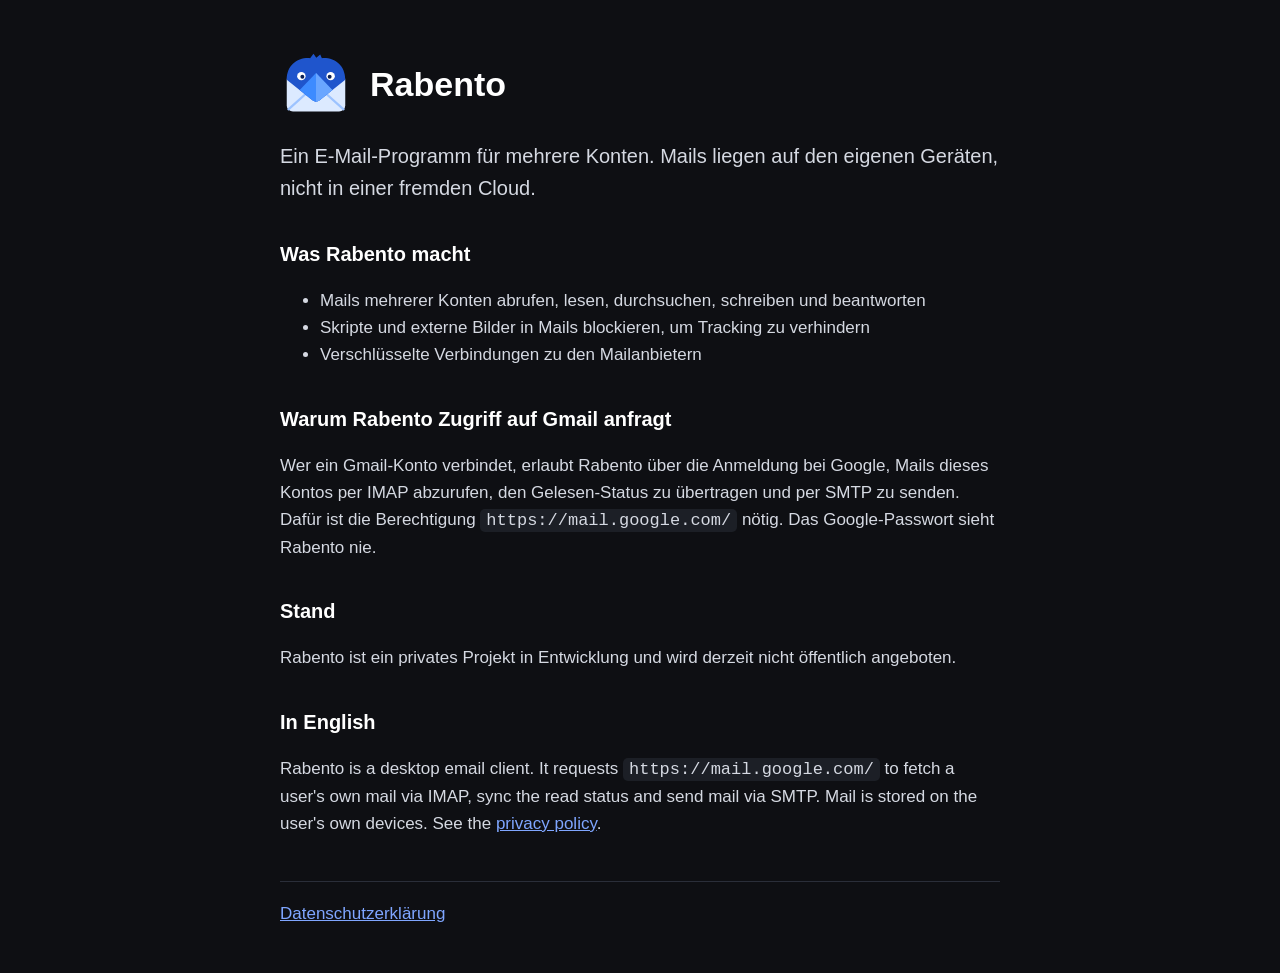
<file: index.html>
<!doctype html>
<html lang="de">
<head>
<meta charset="utf-8">
<meta name="viewport" content="width=device-width, initial-scale=1">
<title>Rabento – E-Mail-Programm</title>
<meta name="description" content="Rabento ist ein E-Mail-Programm, das Mails auf den eigenen Geräten speichert.">
<link rel="icon" href="favicon.svg" type="image/svg+xml">
<link rel="stylesheet" href="stil.css">
</head>
<body>
<main>
<header><img src="zeichen.svg" alt="" width="72" height="72"><h1>Rabento</h1></header>
<p class="gross">Ein E-Mail-Programm für mehrere Konten. Mails liegen auf den eigenen Geräten, nicht in einer fremden Cloud.</p>
<h2>Was Rabento macht</h2>
<ul>
<li>Mails mehrerer Konten abrufen, lesen, durchsuchen, schreiben und beantworten</li>
<li>Skripte und externe Bilder in Mails blockieren, um Tracking zu verhindern</li>
<li>Verschlüsselte Verbindungen zu den Mailanbietern</li>
</ul>
<h2>Warum Rabento Zugriff auf Gmail anfragt</h2>
<p>Wer ein Gmail-Konto verbindet, erlaubt Rabento über die Anmeldung bei Google, Mails dieses Kontos per IMAP abzurufen, den Gelesen-Status zu übertragen und per SMTP zu senden. Dafür ist die Berechtigung <code>https://mail.google.com/</code> nötig. Das Google-Passwort sieht Rabento nie.</p>
<h2>Stand</h2>
<p>Rabento ist ein privates Projekt in Entwicklung und wird derzeit nicht öffentlich angeboten.</p>
<h2 lang="en">In English</h2>
<p lang="en">Rabento is a desktop email client. It requests <code>https://mail.google.com/</code> to fetch a user's own mail via IMAP, sync the read status and send mail via SMTP. Mail is stored on the user's own devices. See the <a href="datenschutz.html#english">privacy policy</a>.</p>
<footer><a href="datenschutz.html">Datenschutzerklärung</a></footer>
</main>
</body>
</html>
</file>
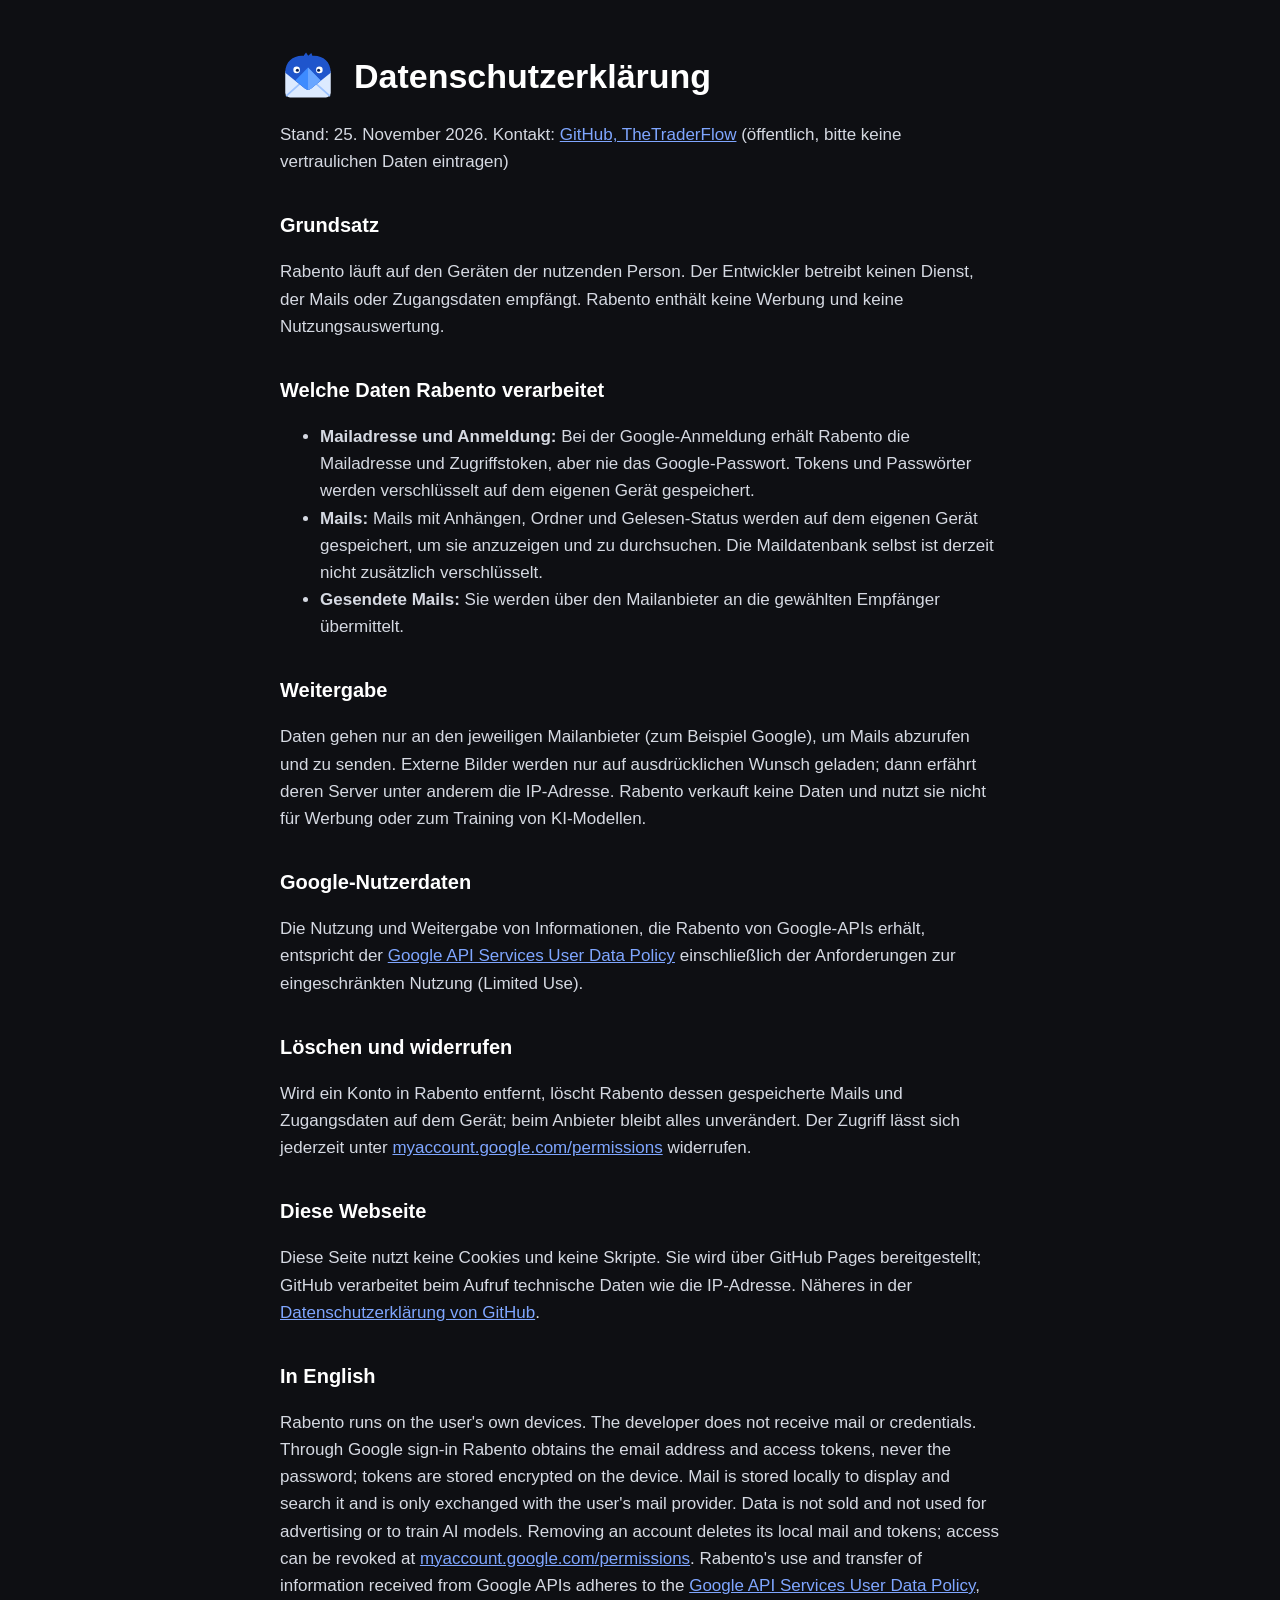
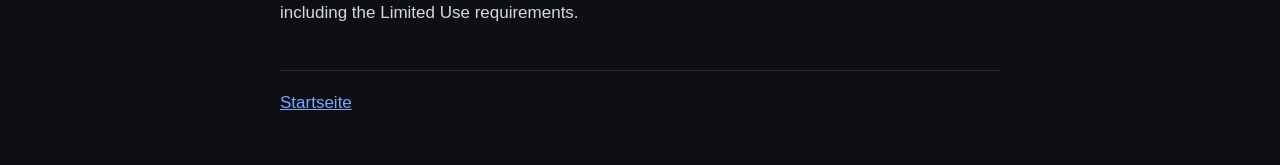
<file: datenschutz.html>
<!doctype html>
<html lang="de">
<head>
<meta charset="utf-8">
<meta name="viewport" content="width=device-width, initial-scale=1">
<title>Datenschutzerklärung – Rabento</title>
<link rel="icon" href="favicon.svg" type="image/svg+xml">
<link rel="stylesheet" href="stil.css">
</head>
<body>
<main>
<header><img src="zeichen.svg" alt="" width="56" height="56"><h1>Datenschutzerklärung</h1></header>
<p>Stand: 25. November 2026. Kontakt: <a href="https://github.com/TheTraderFlow/rabento-web/issues">GitHub, TheTraderFlow</a> (öffentlich, bitte keine vertraulichen Daten eintragen)</p>
<h2>Grundsatz</h2>
<p>Rabento läuft auf den Geräten der nutzenden Person. Der Entwickler betreibt keinen Dienst, der Mails oder Zugangsdaten empfängt. Rabento enthält keine Werbung und keine Nutzungsauswertung.</p>
<h2>Welche Daten Rabento verarbeitet</h2>
<ul>
<li><b>Mailadresse und Anmeldung:</b> Bei der Google-Anmeldung erhält Rabento die Mailadresse und Zugriffstoken, aber nie das Google-Passwort. Tokens und Passwörter werden verschlüsselt auf dem eigenen Gerät gespeichert.</li>
<li><b>Mails:</b> Mails mit Anhängen, Ordner und Gelesen-Status werden auf dem eigenen Gerät gespeichert, um sie anzuzeigen und zu durchsuchen. Die Maildatenbank selbst ist derzeit nicht zusätzlich verschlüsselt.</li>
<li><b>Gesendete Mails:</b> Sie werden über den Mailanbieter an die gewählten Empfänger übermittelt.</li>
</ul>
<h2>Weitergabe</h2>
<p>Daten gehen nur an den jeweiligen Mailanbieter (zum Beispiel Google), um Mails abzurufen und zu senden. Externe Bilder werden nur auf ausdrücklichen Wunsch geladen; dann erfährt deren Server unter anderem die IP-Adresse. Rabento verkauft keine Daten und nutzt sie nicht für Werbung oder zum Training von KI-Modellen.</p>
<h2>Google-Nutzerdaten</h2>
<p>Die Nutzung und Weitergabe von Informationen, die Rabento von Google-APIs erhält, entspricht der <a href="https://developers.google.com/terms/api-services-user-data-policy">Google API Services User Data Policy</a> einschließlich der Anforderungen zur eingeschränkten Nutzung (Limited Use).</p>
<h2>Löschen und widerrufen</h2>
<p>Wird ein Konto in Rabento entfernt, löscht Rabento dessen gespeicherte Mails und Zugangsdaten auf dem Gerät; beim Anbieter bleibt alles unverändert. Der Zugriff lässt sich jederzeit unter <a href="https://myaccount.google.com/permissions">myaccount.google.com/permissions</a> widerrufen.</p>
<h2>Diese Webseite</h2>
<p>Diese Seite nutzt keine Cookies und keine Skripte. Sie wird über GitHub Pages bereitgestellt; GitHub verarbeitet beim Aufruf technische Daten wie die IP-Adresse. Näheres in der <a href="https://docs.github.com/site-policy/privacy-policies/github-general-privacy-statement">Datenschutzerklärung von GitHub</a>.</p>
<h2 id="english" lang="en">In English</h2>
<p lang="en">Rabento runs on the user's own devices. The developer does not receive mail or credentials. Through Google sign-in Rabento obtains the email address and access tokens, never the password; tokens are stored encrypted on the device. Mail is stored locally to display and search it and is only exchanged with the user's mail provider. Data is not sold and not used for advertising or to train AI models. Removing an account deletes its local mail and tokens; access can be revoked at <a href="https://myaccount.google.com/permissions">myaccount.google.com/permissions</a>. Rabento's use and transfer of information received from Google APIs adheres to the <a href="https://developers.google.com/terms/api-services-user-data-policy">Google API Services User Data Policy</a>, including the Limited Use requirements.</p>
<footer><a href="index.html">Startseite</a></footer>
</main>
</body>
</html>
</file>
<file: stil.css>
body { margin: 0; background: #0e0f13; color: #fff; font: 17px/1.6 "Segoe UI", Inter, sans-serif; }
main { max-width: 720px; margin: 0 auto; padding: 48px 20px; }
header { display: flex; align-items: center; gap: 18px; }
h1 { margin: 0; font-size: 34px; }
h2 { margin-top: 34px; font-size: 20px; }
p, li { color: #d5d9e2; }
.gross { font-size: 20px; }
a { color: #7fa6ff; }
code { background: #1c1f26; padding: 2px 6px; border-radius: 5px; }
footer { margin-top: 44px; padding-top: 18px; border-top: 1px solid #2a2e39; }
</file>
